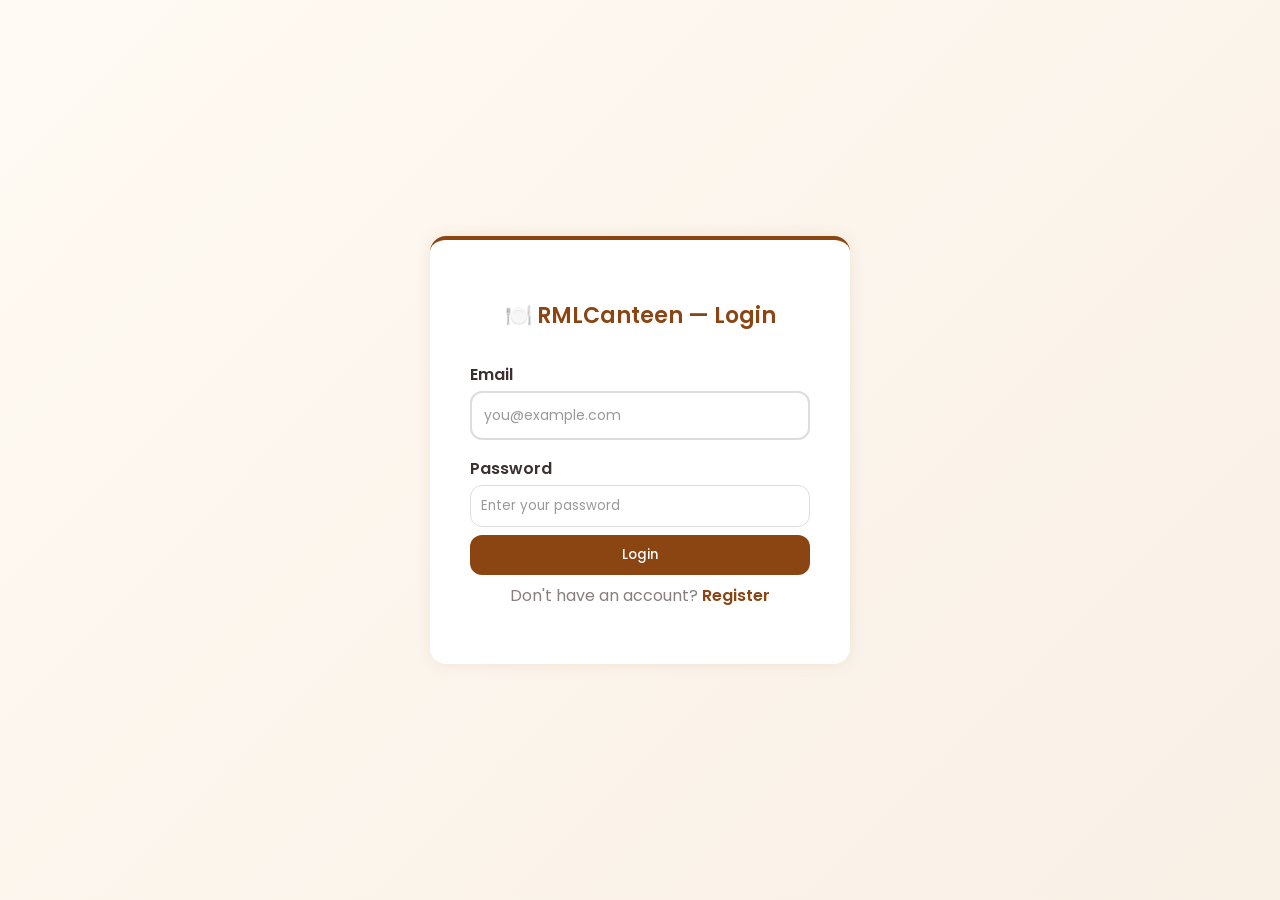
<file: templates/index.html>
<!doctype html>
<html lang="en">
<head>
  <meta charset="utf-8">
  <meta name="viewport" content="width=device-width,initial-scale=1">
  <title>CanteenOS — Login</title>
  <link rel="stylesheet" href="/static/style.css">
  <link rel="stylesheet" href="/static/auth.css">
</head>
<body>
  <div class="auth-wrap">
    <div class="auth-card card">
      <h2 class="headline center">🍽️ RMLCanteen — Login</h2>

      <label class="input-label">Email</label>
      <input type="email" id="loginEmail" placeholder="you@example.com" required>

      <label class="input-label">Password</label>
      <input type="password" id="loginPass" placeholder="Enter your password" required>

      <button class="btn mt-8" onclick="handleLogin()">Login</button>

      <p class="center mt-8 muted">
        Don't have an account? <a href="register.html" class="link">Register</a>
      </p>
    </div>
  </div>

  <script src="/static/script.js"></script>
  <script>
    // if already logged in -> redirect to appropriate page
    (function(){
      const cur = getCurrent();
      if(cur && cur.role === 'admin') location.href='admin.html';
      if(cur && cur.role === 'user') location.href='order.html';
    })();

    function togglePassword(id){
      const el = document.getElementById(id);
      el.type = el.type === 'password' ? 'text' : 'password';
    }

    function handleLogin(){
      // delegates to script.js login function
      loginUser();
    }
  </script>
</body>
</html>
</file>
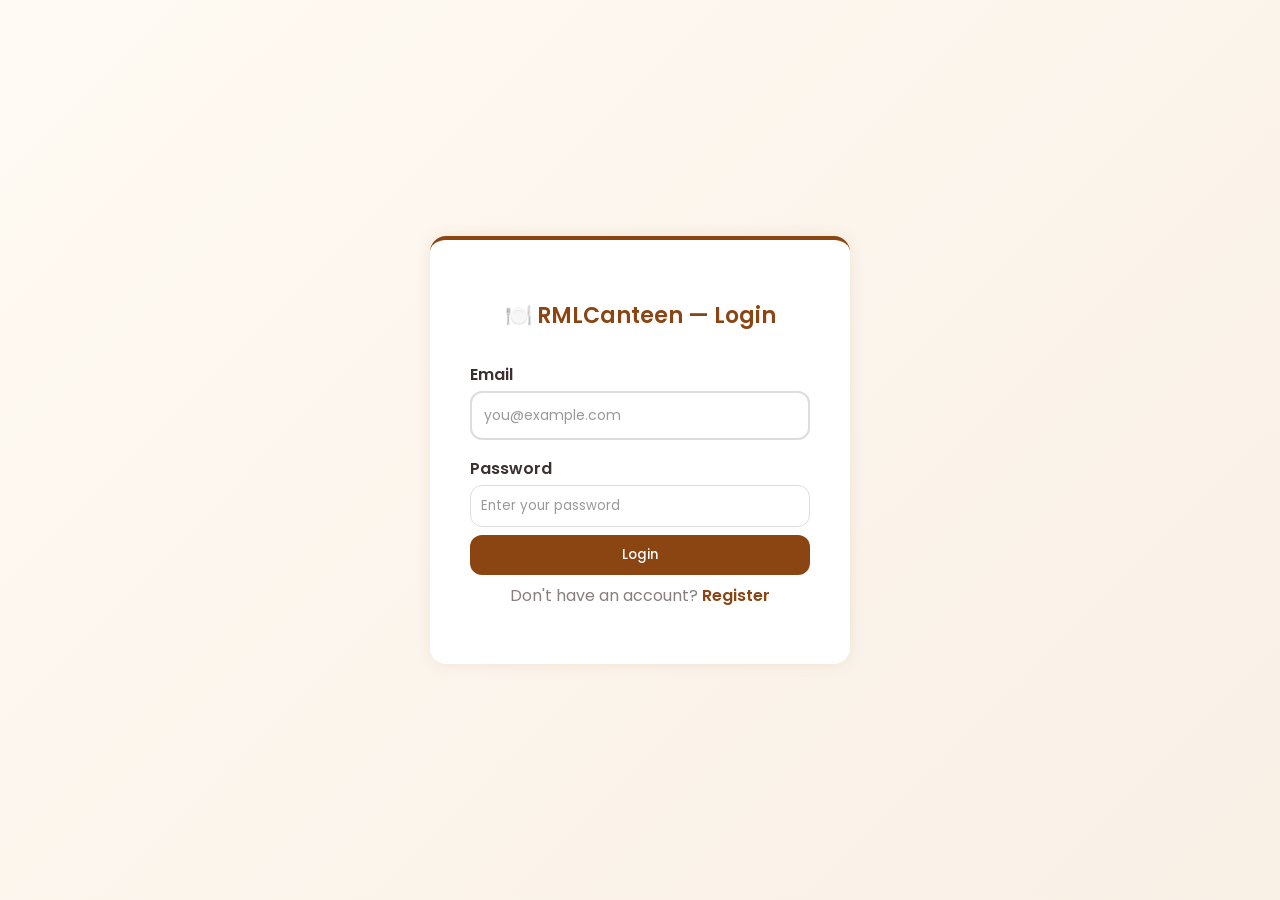
<file: templates/admin.html>
<!doctype html>
<html lang="en">
<head>
  <meta charset="utf-8">
  <meta name="viewport" content="width=device-width, initial-scale=1">
  <title>Admin Dashboard — RMLCanteen</title>
  <link rel="stylesheet" href="/static/style.css">
  <link rel="stylesheet" href="/static/admin.css">
</head>
<body>
  <header class="topbar">
    <div class="brand">🍽️ RMLCanteen Admin</div>
    <nav class="nav">
      <a href="#" onclick="logoutUser()">🚪 Logout</a>
    </nav>
  </header>

  <main>
    <!-- Statistics Dashboard -->
    <div class="stats-grid" id="statsGrid"></div>

    <div class="content-card">
      <div class="tab-buttons">
        <button id="tabOrders" class="active" onclick="switchTab('orders')">
          📦 Orders <span class="tab-badge" id="ordersBadge">0</span>
        </button>
        <button id="tabMenu" onclick="switchTab('menu')">
          🍽️ Menu Management
        </button>
      </div>

      <!-- ORDER STATUS UPDATE TAB -->
      <section id="ordersSection" class="tab-content active">
        <h2>📦 Order Management</h2>
        
        <!-- Filter Bar -->
        <div class="filter-bar">
          <input 
            type="text" 
            class="search-input" 
            id="searchInput" 
            placeholder="🔍 Search by name, contact, or order ID..." 
            oninput="filterOrders()"
          >
          <select class="filter-select" id="statusFilter" onchange="filterOrders()">
            <option value="all">All Status</option>
            <option value="Pending">Pending</option>
            <option value="Preparing">Preparing</option>
            <option value="Out for Delivery">Out for Delivery</option>
            <option value="Delivered">Delivered</option>
          </select>
          <button class="btn small print" onclick="printOrders()">🖨️ Print</button>
        </div>

        <div id="ordersList"></div>
      </section>

      <!-- MENU TAB -->
      <section id="menuSection" class="tab-content">
        <h2>🍽️ Menu Availability Management</h2>
        <p style="color: var(--text); margin-bottom: 20px;">
          Manage which items are currently available or sold out. Changes will be reflected immediately for customers.
        </p>
        <div id="adminMenuList"></div>
        <button class="btn" style="margin-top:20px;" onclick="resetAllSoldOut()">
          ✅ Restore All Items to Available
        </button>
      </section>
    </div>
  </main>

  <script src="/static/script.js"></script>
  <script>
    // Global state for filtering
    let allOrders = [];
    let filteredOrders = [];

    /* -------- Statistics Dashboard -------- */
    async function renderStats() {
      const orders = allOrders;
      const stats = {
        total: orders.length,
        pending: orders.filter(o => o.status === 'Pending').length,
        preparing: orders.filter(o => o.status === 'Preparing').length,
        delivery: orders.filter(o => o.status === 'Out for Delivery').length,
        delivered: orders.filter(o => o.status === 'Delivered').length,
        revenue: orders.reduce((sum, o) => sum + Number(o.total || 0), 0)
      };

      const statsGrid = document.getElementById('statsGrid');
      if (!statsGrid) return;

      statsGrid.innerHTML = `
        <div class="stat-card total">
          <div class="stat-label">📊 Total Orders</div>
          <div class="stat-number">${stats.total}</div>
        </div>
        <div class="stat-card pending">
          <div class="stat-label">⏳ Pending</div>
          <div class="stat-number">${stats.pending}</div>
        </div>
        <div class="stat-card preparing">
          <div class="stat-label">👨‍🍳 Preparing</div>
          <div class="stat-number">${stats.preparing}</div>
        </div>
        <div class="stat-card delivery">
          <div class="stat-label">🚚 Out for Delivery</div>
          <div class="stat-number">${stats.delivery}</div>
        </div>
        <div class="stat-card delivered">
          <div class="stat-label">✅ Delivered</div>
          <div class="stat-number">${stats.delivered}</div>
        </div>
        <div class="stat-card total">
          <div class="stat-label">💰 Total Revenue</div>
          <div class="stat-number">₱${stats.revenue.toFixed(2)}</div>
        </div>
      `;

      // Update badge
      const badge = document.getElementById('ordersBadge');
      if (badge) badge.textContent = stats.total;
    }

    /* -------- Tab Switching -------- */
    function switchTab(tab) {
      document.getElementById('tabOrders').classList.remove('active');
      document.getElementById('tabMenu').classList.remove('active');
      document.getElementById('ordersSection').classList.remove('active');
      document.getElementById('menuSection').classList.remove('active');

      if (tab === 'orders') {
        document.getElementById('tabOrders').classList.add('active');
        document.getElementById('ordersSection').classList.add('active');
        renderAdminOrders();
      } else {
        document.getElementById('tabMenu').classList.add('active');
        document.getElementById('menuSection').classList.add('active');
        renderAdminMenuList();
      }
    }

    /* -------- Render Orders (API) -------- */
    async function renderAdminOrders() {
      try {
        const response = await fetch('/orders');
        const orders = await response.json();
        allOrders = orders.reverse();
        filteredOrders = [...allOrders];
        renderStats();
        displayOrders();
      } catch(error) {
        console.error('Error loading orders:', error);
        document.getElementById('ordersList').innerHTML = '<p class="muted">Failed to load orders</p>';
      }
    }

    function displayOrders() {
      const container = document.getElementById('ordersList');
      if (!container) return;

      if (filteredOrders.length === 0) {
        const hasFilters = document.getElementById('searchInput')?.value || 
                          document.getElementById('statusFilter')?.value !== 'all';
        if (hasFilters) {
          container.innerHTML = `
            <div class="empty-state">
              <div class="empty-state-icon">🔍</div>
              <div class="empty-state-text">No orders match your search criteria</div>
            </div>
          `;
        } else {
          container.innerHTML = `
            <div class="empty-state">
              <div class="empty-state-icon">📦</div>
              <div class="empty-state-text">No orders yet</div>
            </div>
          `;
        }
        return;
      }

      container.innerHTML = filteredOrders.map((o, displayIdx) => {
        const actualIdx = allOrders.indexOf(o);
        let badgeClass = "";
        switch (o.status) {
          case "Pending": badgeClass = "status-pending"; break;
          case "Preparing": badgeClass = "status-preparing"; break;
          case "Out for Delivery": badgeClass = "status-delivery"; break;
          case "Delivered": badgeClass = "status-delivered"; break;
          default: badgeClass = "status-pending";
        }

        const buyerName = o.fullname || o.name || "N/A";
        const buyerContact = o.contact || o.number || "N/A";
        const buyerAddress = o.location || o.address || "N/A";
        const orderDate = new Date(o.created_at || Date.now()).toLocaleString('en-US', {
          month: 'short',
          day: 'numeric',
          year: 'numeric',
          hour: '2-digit',
          minute: '2-digit'
        });

        // Parse items if it's a string (from database)
        const items = typeof o.items === 'string' ? JSON.parse(o.items) : o.items;

        return `
          <div class="order-card" data-order-id="${o.id}">
            <div class="order-header">
              <div>
                <div class="order-id">Order #${o.id}</div>
                <div class="order-date">${orderDate}</div>
              </div>
              <span class="status-badge ${badgeClass}">${o.status}</span>
            </div>

            <div class="buyer-info">
              <p><strong>👤 Customer:</strong> ${buyerName}</p>
              <p><strong>📞 Contact:</strong> ${buyerContact}</p>
              <p><strong>📍 Address:</strong> ${buyerAddress}</p>
            </div>

            <div class="order-items">
              <strong>📋 Items:</strong><br>
              ${items.map(it => `• ${it.name} × ${it.qty} (₱${(Number(it.price) * Number(it.qty)).toFixed(2)})`).join('<br>')}
            </div>

            <div class="order-total">
              💰 Total: ₱${Number(o.total).toFixed(2)}
            </div>

            <div class="status-buttons">
              <select class="status-select" onchange="updateOrderStatus(${o.id}, this.value)">
                <option disabled ${!o.status ? 'selected' : ''}>Change Status</option>
                <option value="Pending" ${o.status === 'Pending' ? 'selected' : ''}>⏳ Pending</option>
                <option value="Preparing" ${o.status === 'Preparing' ? 'selected' : ''}>👨‍🍳 Preparing</option>
                <option value="Out for Delivery" ${o.status === 'Out for Delivery' ? 'selected' : ''}>🚚 Out for Delivery</option>
                <option value="Delivered" ${o.status === 'Delivered' ? 'selected' : ''}>✅ Delivered</option>
              </select>
              <button class="btn small print" onclick="printSingleOrder(${o.id})">🖨️ Print</button>
              <button class="btn delete small" onclick="deleteOrder(${o.id})">🗑️ Delete</button>
            </div>
          </div>
        `;
      }).join('');
    }

    /* -------- Filter Orders -------- */
    function filterOrders() {
      const searchTerm = document.getElementById('searchInput')?.value.toLowerCase() || '';
      const statusFilter = document.getElementById('statusFilter')?.value || 'all';

      filteredOrders = allOrders.filter(o => {
        const buyerName = (o.fullname || o.name || '').toLowerCase();
        const buyerContact = (o.contact || o.number || '').toLowerCase();
        const orderId = (o.id || '').toLowerCase();
        
        const matchesSearch = !searchTerm || 
          buyerName.includes(searchTerm) || 
          buyerContact.includes(searchTerm) ||
          orderId.includes(searchTerm);
        
        const matchesStatus = statusFilter === 'all' || o.status === statusFilter;

        return matchesSearch && matchesStatus;
      });

      displayOrders();
    }

    /* -------- Update Status (API) -------- */
    async function updateOrderStatus(orderId, status) {
      if (!confirm(`Change order status to "${status}"?`)) return;
      
      try {
        const response = await fetch(`/orders/${orderId}`, {
          method: 'PUT',
          headers: { 'Content-Type': 'application/json' },
          body: JSON.stringify({ status: status })
        });

        if (response.ok) {
          alert('✅ Order status updated!');
          await renderAdminOrders();
          filterOrders();
        } else {
          alert('Failed to update order status');
        }
      } catch(error) {
        console.error('Error updating order:', error);
        alert('Failed to update order status');
      }
    }

    /* -------- Delete Order (Note: API endpoint not implemented yet) -------- */
    async function deleteOrder(orderId) {
      if (!confirm(`⚠️ Are you sure you want to delete Order #${orderId}?\n\nThis action cannot be undone.`)) return;
      
      alert('Delete order functionality coming soon!');
      // TODO: Implement DELETE /orders/{id} endpoint in server.py
    }

    /* -------- Print Functions -------- */
    function printOrders() {
      if (filteredOrders.length === 0) {
        alert('No orders to print');
        return;
      }
      window.print();
    }

    function printSingleOrder(orderId) {
      const order = allOrders.find(o => o.id === orderId);
      if (!order) return;
      
      const buyerName = order.fullname || order.name || "N/A";
      const buyerContact = order.contact || order.number || "N/A";
      const buyerAddress = order.location || order.address || "N/A";
      const items = typeof order.items === 'string' ? JSON.parse(order.items) : order.items;
      
      const printWindow = window.open('', '_blank');
      printWindow.document.write(`
        <!DOCTYPE html>
        <html>
        <head>
          <title>Order #${order.id} - RMLCanteen</title>
          <style>
            body { font-family: Arial, sans-serif; padding: 20px; }
            h1 { color: #8B4513; }
            .info { margin: 10px 0; }
            .items { margin: 20px 0; border-top: 2px solid #ccc; padding-top: 10px; }
            .total { font-size: 1.2em; font-weight: bold; margin-top: 20px; }
          </style>
        </head>
        <body>
          <h1>🍽️ RMLCanteen - Order Receipt</h1>
          <div class="info"><strong>Order #:</strong> ${order.id}</div>
          <div class="info"><strong>Date:</strong> ${new Date(order.created_at || Date.now()).toLocaleString()}</div>
          <div class="info"><strong>Status:</strong> ${order.status}</div>
          <hr>
          <h3>Customer Information</h3>
          <div class="info"><strong>Name:</strong> ${buyerName}</div>
          <div class="info"><strong>Contact:</strong> ${buyerContact}</div>
          <div class="info"><strong>Address:</strong> ${buyerAddress}</div>
          <div class="items">
            <h3>Order Items</h3>
            ${items.map(it => `<div>• ${it.name} × ${it.qty} - ₱${(Number(it.price) * Number(it.qty)).toFixed(2)}</div>`).join('')}
          </div>
          <div class="total">Total Amount: ₱${Number(order.total).toFixed(2)}</div>
        </body>
        </html>
      `);
      printWindow.document.close();
      printWindow.print();
    }

    /* -------- Restore Menu -------- */
    function resetAllSoldOut() {
      if (confirm('🔄 Restore all menu items to available?\n\nThis will make all items purchasable again.')) {
        saveSoldOutItems([]);
        renderAdminMenuList();
        alert('✅ All items are now available!');
      }
    }

    /* -------- Initialize -------- */
    window.addEventListener('DOMContentLoaded', () => {
      ensureLoggedIn('admin');
      renderStats();
      renderAdminOrders();
    });
  </script>
</body>
</html>
</file>
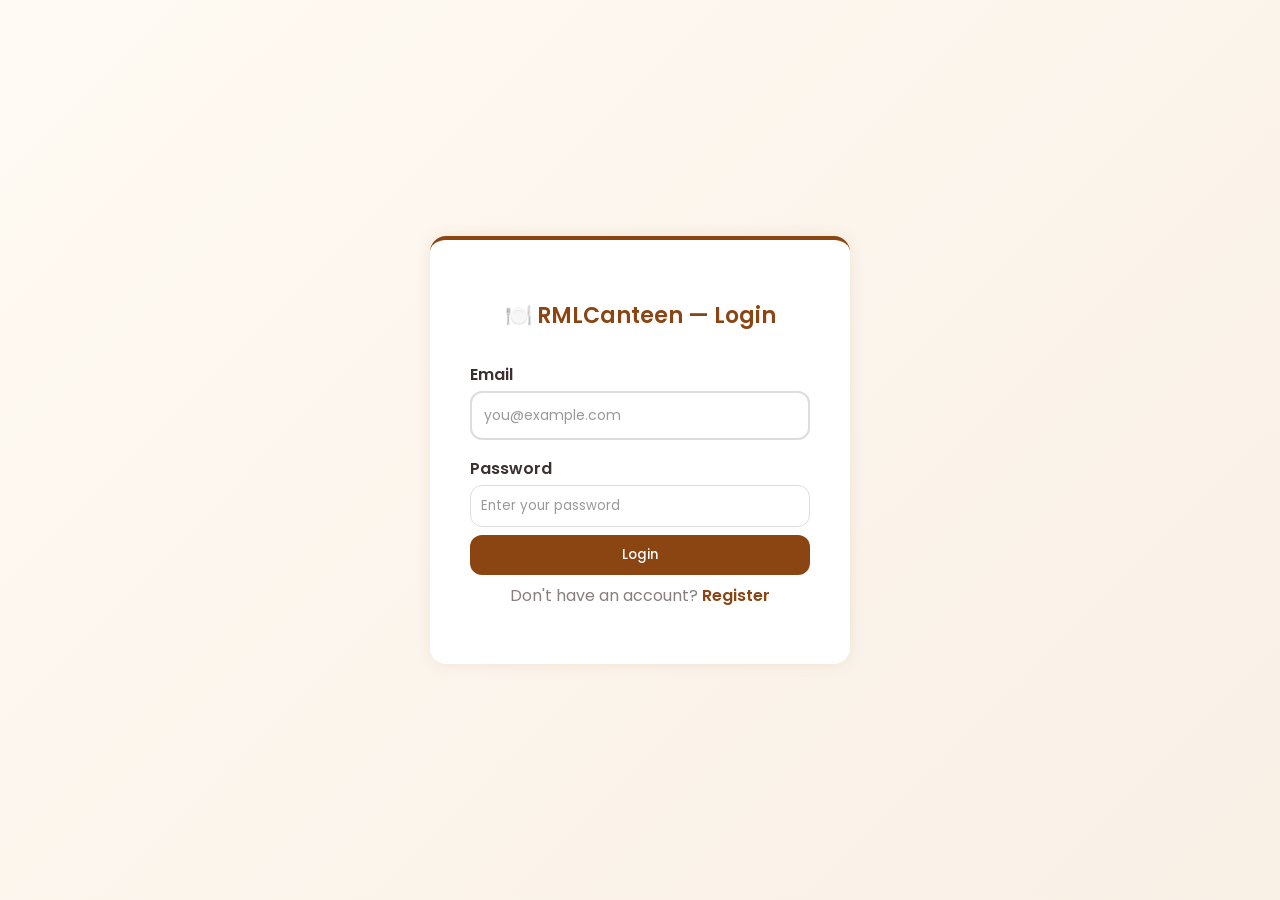
<file: templates/adminmenu.html>
<!doctype html>
<html lang="en">
<head>
  <meta charset="utf-8">
  <meta name="viewport" content="width=device-width, initial-scale=1">
  <title>Admin Dashboard — RMLCanteen</title>
  <link rel="stylesheet" href="/static/style.css">
  <link rel="stylesheet" href="/static/adminmenu.css">
</head>
<body>
  <header class="topbar">
    <div class="brand">🧾 Admin Dashboard</div>
    <nav class="nav">
      <a href="#" onclick="logoutUser()">Logout</a>
    </nav>
  </header>

  <main class="container">
    <div class="tab-buttons">
      <button id="tabOrders" class="active" onclick="switchTab('orders')">📦 Orders</button>
      <button id="tabMenu" onclick="switchTab('menu')">🍽️ Menu (Sold Out / Available)</button>
    </div>

    <!-- Orders Dashboard -->
    <section id="ordersSection" class="tab-content active">
      <h2>Pending / Completed Orders</h2>
      <div id="ordersList" class="orders-list"></div>
    </section>

    <!-- Menu Dashboard -->
    <section id="menuSection" class="tab-content">
      <h2>Menu Availability</h2>
      <div id="adminMenuList"></div>
      <button class="btn ghost" style="margin-top:20px;" onclick="resetAllSoldOut()">Restore All to Available</button>
    </section>
  </main>

  <script src="/static/script.js"></script>
  <script>
    // --- Tab Switcher ---
    function switchTab(tab) {
      document.getElementById('tabOrders').classList.remove('active');
      document.getElementById('tabMenu').classList.remove('active');
      document.getElementById('ordersSection').classList.remove('active');
      document.getElementById('menuSection').classList.remove('active');

      if (tab === 'orders') {
        document.getElementById('tabOrders').classList.add('active');
        document.getElementById('ordersSection').classList.add('active');
        renderAdminOrders();
      } else {
        document.getElementById('tabMenu').classList.add('active');
        document.getElementById('menuSection').classList.add('active');
        renderAdminMenuList();
      }
    }

    // --- Restore all items ---
    function resetAllSoldOut(){
      if(confirm('Restore all menu items to available?')){
        saveSoldOutItems([]);
        renderAdminMenuList();
        alert('✅ All items are now available!');
      }
    }

    window.addEventListener('DOMContentLoaded', () => {
      ensureLoggedIn('admin');
      renderAdminOrders();
    });
  </script>
</body>
</html>
</file>
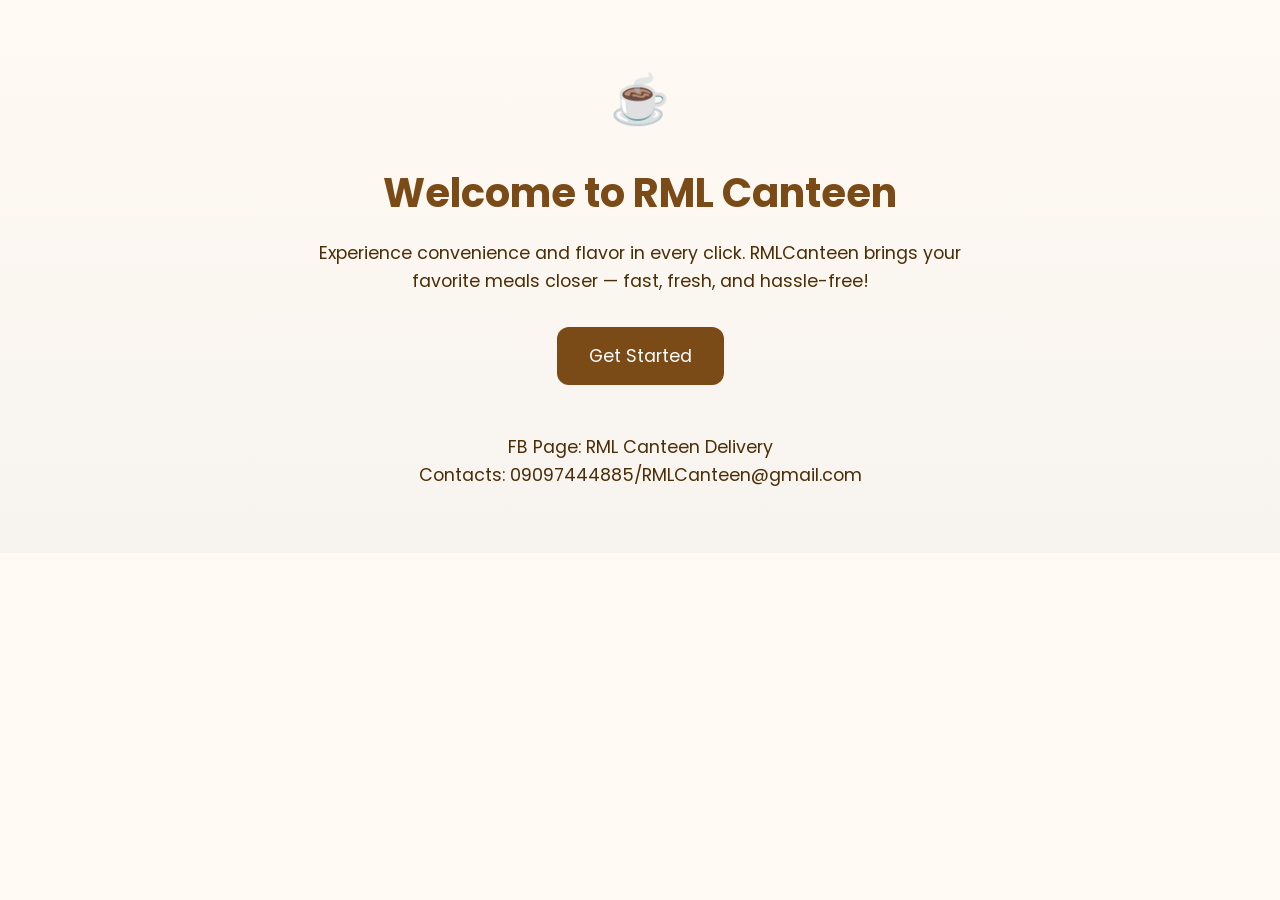
<file: templates/home.html>
<!DOCTYPE html>
<html lang="en">
<head>
  <meta charset="UTF-8" />
  <meta name="viewport" content="width=device-width, initial-scale=1.0" />
  <title>Café Canteen | Home</title>
  <link rel="stylesheet" href="/static/style.css" />
  <link rel="stylesheet" href="/static/home.css" />
</head>
<body>
  <div class="home-container fade-in">
    <div class="coffee-emoji">☕</div>
    <h1>Welcome to RML Canteen</h1>
    <p>
      Experience convenience and flavor in every click.
RMLCanteen brings your favorite meals closer — fast, fresh, and hassle-free!
    </p>
    <button class="home-btn" onclick="window.location.href='index.html'">Get Started</button>

    <footer>
      <p>FB Page: RML Canteen Delivery</p>
      <p>Contacts: 09097444885/RMLCanteen@gmail.com</p>
    </footer>
  </div>
</body>
</html>
</file>
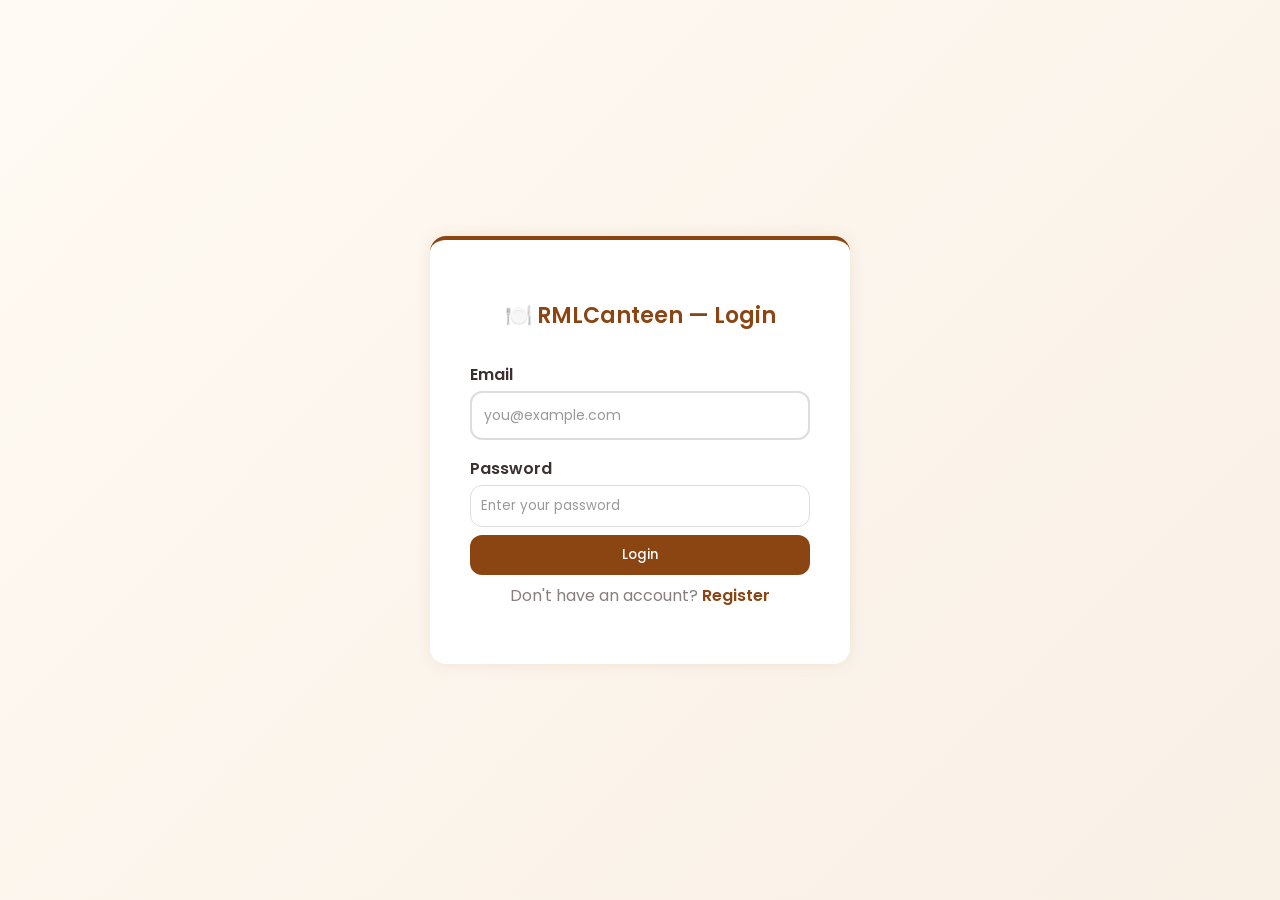
<file: templates/order.html>
<!doctype html>
<html lang="en">
<head>
  <meta charset="utf-8">
  <meta name="viewport" content="width=device-width,initial-scale=1">
  <title>RMLCanteen — Order</title>
  <link rel="stylesheet" href="/static/style.css">
  <link rel="stylesheet" href="/static/order.css">
</head>
<body>
  <header class="topbar">
    <div class="brand">🍽️ RMLCanteen</div>
    <nav class="nav">
      <a href="order.html" class="active">Menu</a>
      <a href="orders.html">My Orders</a>
      <a href="profile.html">Profile</a>
      <a href="#" onclick="logoutUser()">Logout</a>
    </nav>
  </header>

  <main class="container">
    <section class="menu-section">
      <h2 class="headline">Menu</h2>

      <div class="card">
        <h4>🍛 Student Budget Meals</h4>
        <div id="budgetContainer" class="items-grid"></div>

        <h4 style="margin-top:16px;">🍔 Foods</h4>
        <div id="foodsContainer" class="items-grid"></div>

        <h4 style="margin-top:16px;">🥤 Drinks</h4>
        <div id="drinksContainer" class="items-grid"></div>
      </div>
    </section>

    <section class="cart-section card">
      <h3>🛒 Cart</h3>
      <div id="cartList" class="cart-list"></div>

      <div class="cart-total">
        <div>Subtotal: ₱<span id="subtotal">0.00</span></div>
        <div>Delivery Fee: ₱<span id="deliveryFee">10.00</span></div>
        <div style="margin-top:8px;font-weight:700;">Grand Total: ₱<span id="grandTotal">0.00</span></div>
      </div>

      <h4 style="margin-top:12px;">Delivery Details</h4>
      <label class="input-label">Full Name</label>
      <input id="delName" type="text" placeholder="Full name">

      <label class="input-label">Contact Number</label>
      <input id="delContact" type="text" placeholder="09XXXXXXXXX">

      <label class="input-label">Address / Location</label>
      <textarea id="delAddress" placeholder="Block, Building, Street, Barangay"></textarea>

      <div style="margin-top:10px;display:flex;gap:10px;">
        <button class="btn" onclick="showConfirmBox()">Confirm Order</button>
        <button class="btn ghost" onclick="clearCart()">Clear Cart</button>
      </div>
    </section>
  </main>

  <script src="/static/script.js"></script>
  <script>
    window.addEventListener('DOMContentLoaded', () => {
      ensureLoggedIn('user');
      loadMenuToPage();
      renderCart();
    });

    function showConfirmBox(){
      const name = document.getElementById('delName').value.trim();
      const contact = document.getElementById('delContact').value.trim();
      const address = document.getElementById('delAddress').value.trim();
      const cart = getCart();
      if(cart.length === 0) return alert('Cart is empty.');
      if(!name || !contact || !address) return alert('Please fill in all delivery details.');
      const subtotal = calcSubtotal();
      const grand = subtotal + DELIVERY_FEE;
      if(!confirm(`Confirm order?\n\nName: ${name}\nContact: ${contact}\nAddress: ${address}\n\nSubtotal: ₱${subtotal.toFixed(2)}\nDelivery: ₱${DELIVERY_FEE.toFixed(2)}\nGrand Total: ₱${grand.toFixed(2)}\n\nPlace order now?`)) return;
      placeOrder(name, contact, address);
    }
  </script>
</body>
</html>
</file>
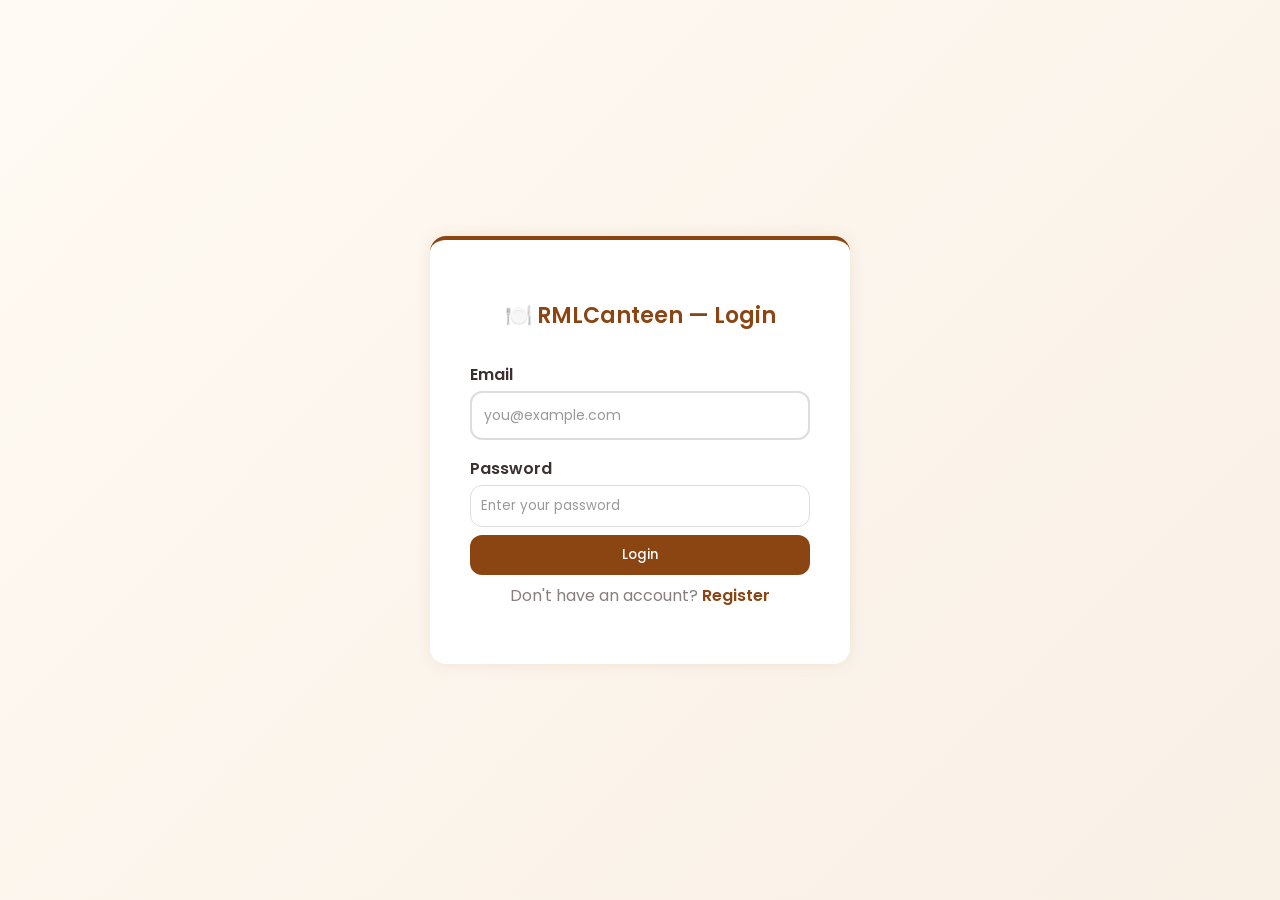
<file: templates/profile.html>
<!doctype html>
<html lang="en">
<head>
  <meta charset="utf-8">
  <meta name="viewport" content="width=device-width,initial-scale=1">
  <title>RMLCanteen — Profile</title>
  <link rel="stylesheet" href="/static/style.css">
  <link rel="stylesheet" href="/static/profile.css">
</head>
<body>
  <header class="topbar">
    <div class="brand">🍽️ RMLCanteen</div>
    <nav class="nav">
      <a href="order.html">Menu</a>
      <a href="orders.html">My Orders</a>
      <a href="profile.html" class="active">Profile</a>
      <a href="#" onclick="logoutUser()">Logout</a>
    </nav>
  </header>

  <main class="container">
    <h2 class="headline">My Profile</h2>

    <section class="card">
      <label class="input-label">Full name</label>
      <input id="profileName" type="text">

      <label class="input-label">Email (readonly)</label>
      <input id="profileEmail" type="email" readonly>

      <label class="input-label">New Password (leave blank to keep current)</label>
      <input id="profilePass" type="password" placeholder="New password">

      <div style="margin-top:10px">
        <button class="btn" onclick="saveProfile()">Save</button>
      </div>
    </section>
  </main>

  <script src="/static/script.js"></script>
  <script>
    window.addEventListener('DOMContentLoaded', () => {
      ensureLoggedIn();
      loadProfilePage();
    });
  </script>
</body>
</html>
</file>
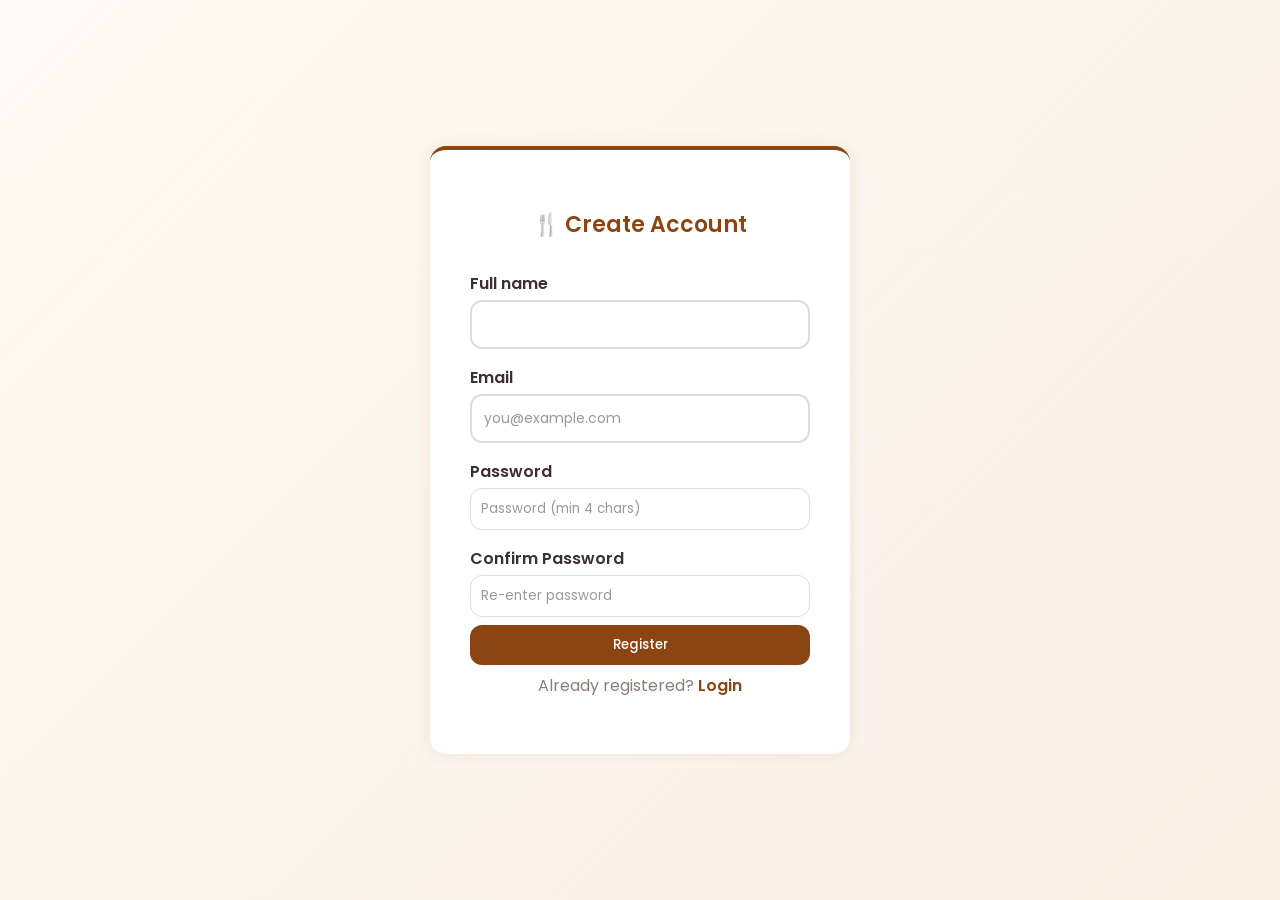
<file: templates/register.html>
<!doctype html>
<html lang="en">
<head>
  <meta charset="utf-8">
  <meta name="viewport" content="width=device-width,initial-scale=1">
  <title>RMLCanteen — Register</title>
  <link rel="stylesheet" href="/static/style.css">
  <link rel="stylesheet" href="/static/auth.css">
</head>
<body>
  <div class="auth-wrap">
    <div class="auth-card card">
      <h2 class="headline center">🍴 Create Account</h2>

      <label class="input-label">Full name</label>
      <input id="regName" type="text" placeholder="">

      <label class="input-label">Email</label>
      <input id="regEmail" type="email" placeholder="you@example.com">

      <label class="input-label">Password</label>
      <input id="regPass" type="password" placeholder="Password (min 4 chars)">

      <label class="input-label">Confirm Password</label>
      <input id="regConfirmPass" type="password" placeholder="Re-enter password">

      <button class="btn mt-8" onclick="registerUser()">Register</button>

      <p class="center mt-8 muted">
        Already registered? <a href="index.html" class="link">Login</a>
      </p>
    </div>
  </div>

  <script src="/static/script.js"></script>
  <script>
    function togglePassword(id){
      const el = document.getElementById(id);
      el.type = el.type === 'password' ? 'text' : 'password';
    }
  </script>
</body>
</html>
</file>
<file: static/style.css>
/* ===== CanteenOS Brown & White Theme ===== */
@import url('https://fonts.googleapis.com/css2?family=Poppins:wght@400;600&display=swap');

:root {
  --bg: #fffaf3;
  --card: #ffffff;
  --primary: #8b4513; /* warm brown */
  --accent: #d4a373; /* soft beige accent */
  --text: #3b2f2f;
  --muted: #8b7d7b;
  --radius: 12px;
  --shadow: 0 0 15px rgba(139, 69, 19, 0.1);
  --delivery-fee: 10;
}

* { box-sizing: border-box; font-family: "Poppins", sans-serif; }
body { background: var(--bg); color: var(--text); margin: 0; min-height: 100vh; display:flex; flex-direction:column; }

.topbar {
  background: var(--card); padding: 12px 24px; display:flex; justify-content:space-between; align-items:center;
  box-shadow: var(--shadow); position: sticky; top: 0; z-index:100;
}
.brand { font-weight:600; font-size:20px; color: var(--primary); }
.nav a { margin-left:18px; text-decoration:none; color:var(--text); transition:0.2s; font-weight:500; }
.nav a:hover, .nav a.active { color:var(--primary); text-shadow: 0 0 6px rgba(212,163,115,0.35); }

.container { flex:1; padding:24px; max-width:900px; margin:0 auto; }
.headline { font-size:22px; font-weight:600; margin-bottom:16px; color:var(--primary); }
.card { background:var(--card); padding:20px; border-radius:var(--radius); box-shadow:var(--shadow); margin-bottom:16px; }

.btn { background:var(--primary); color:#fff; border:none; border-radius:var(--radius); padding:10px 16px; cursor:pointer; transition:0.2s; font-weight:500; }
.btn:hover { background:#a0522d; box-shadow:0 0 10px rgba(139,69,19,0.4); transform:translateY(-1px); }
.btn.small { padding:6px 10px; font-size:13px; }
.btn.ghost { background:transparent; border:1px solid var(--muted); color:var(--muted); }

.input-label { display:block; margin:10px 0 4px; font-weight:500; }
input[type="text"], input[type="email"], input[type="password"], textarea { width:100%; padding:10px; border:1px solid #ddd; border-radius:var(--radius); outline:none; transition:0.2s; }
input:focus, textarea:focus { border-color:var(--accent); box-shadow: 0 0 8px rgba(212,163,115,0.4); }

.tabs { display:flex; gap:10px; margin-bottom:16px; }
.tab-btn { flex:1; background:var(--card); border:1px solid #ddd; padding:10px; cursor:pointer; border-radius:var(--radius); transition:0.2s; }
.tab-btn.active { background:var(--primary); color:#fff; box-shadow:0 0 10px rgba(139,69,19,0.4); }

.items-grid { display:grid; gap:12px; grid-template-columns: repeat(auto-fit, minmax(180px, 1fr)); }
.item { background:var(--card); padding:16px; border-radius:var(--radius); box-shadow:var(--shadow); text-align:center; transition:0.2s; }
.item:hover { transform:scale(1.03); box-shadow:0 0 12px rgba(139,69,19,0.2); }
.item h4 { margin:4px 0; }
.item.special { border-left:4px solid var(--primary); background:#fff6ec; }

.cart-section { margin-top:28px; background:var(--card); padding:20px; border-radius:var(--radius); box-shadow:var(--shadow); }
.cart-list { border:1px solid #eee; border-radius:var(--radius); padding:10px; margin-bottom:10px; }
.cart-item { display:flex; justify-content:space-between; align-items:center; padding:6px 0; border-bottom:1px solid #eee; }
.cart-item:last-child { border-bottom:none; }
.cart-item button { background:none; border:none; color:var(--primary); cursor:pointer; }

.cart-total { font-size:16px; font-weight:600; text-align:right; margin-bottom:10px; }

.orders-list { display:flex; flex-direction:column; gap:16px; }
.order-card { background:var(--card); padding:16px; border-radius:var(--radius); box-shadow:var(--shadow); }
.order-status { font-weight:600; color:var(--primary); }
.status-btn { background:var(--accent); border:none; border-radius:var(--radius); padding:6px 10px; color:#fff; cursor:pointer; }

.muted { color:var(--muted); }
.center { text-align:center; }
.mt-8 { margin-top:8px; }

.foot { padding:14px; text-align:center; font-size:13px; color:var(--muted); background:#fff8f0; border-top:1px solid #f2e5d5; }

/* Auth */
.auth-wrap { display:flex; flex-direction:column; justify-content:center; align-items:center; min-height:100vh; background:var(--bg); }
.auth-card { max-width:360px; width:100%; background:var(--card); box-shadow:var(--shadow); }
.password-row { display:flex; gap:8px; align-items:center; }
.link { color:var(--primary); text-decoration:none; }
.link:hover { text-decoration:underline; }

/* responsive */
@media (max-width:760px){
  .items-grid { grid-template-columns: repeat(1, 1fr); }
  .topbar { flex-direction:column; gap:8px; align-items:flex-start; }
}
/* Admin menu row & sold out visuals */
.menu-list .card { padding: 12px; }
.item-row { display:flex; gap:12px; align-items:center; justify-content:space-between; padding:8px 6px; border-bottom:1px dashed #f0e7dd; }
.item-row span:first-child { flex:1; color:var(--text); font-weight:600; }
.item-row .price { width:90px; text-align:right; color:var(--muted); font-weight:500; }
.item.sold { opacity:0.6; filter:grayscale(0.08); }
.sold-label { color:#c0392b; font-weight:700; margin-top:6px; }
.qty { width:70px;padding:6px;border-radius:8px;border:1px solid #ddd; }
</file>
<file: static/auth.css>
/* ===== Authentication Pages Styles (Login & Register) ===== */

.auth-wrap {
  display: flex;
  flex-direction: column;
  justify-content: center;
  align-items: center;
  min-height: 100vh;
  background: var(--bg);
  background: linear-gradient(135deg, #fffaf3 0%, #f9f0e6 100%);
}

.auth-card {
  max-width: 420px;
  width: 100%;
  background: var(--card);
  box-shadow: var(--shadow);
  padding: 40px;
  margin: 20px;
  border-radius: 16px;
  border-top: 4px solid var(--primary);
}

.auth-card h2 {
  margin-bottom: 30px;
}

.password-row {
  display: flex;
  gap: 8px;
  align-items: center;
  width: 100%;
}

.password-row input {
  flex: 1;
  color: #3b2f2f !important;
  background: #ffffff !important;
  border: 2px solid #ddd !important;
  padding: 12px 15px !important;
  font-size: 14px !important;
  border-radius: 12px !important;
  min-height: 44px;
  box-sizing: border-box;
}

.password-row input:focus {
  border-color: #d4a373 !important;
  box-shadow: 0 0 8px rgba(212,163,115,0.4) !important;
  outline: none;
}

.password-row button {
  padding: 8px 10px;
  min-width: 40px;
  width: 40px;
  height: 40px;
  flex-shrink: 0;
  display: flex;
  align-items: center;
  justify-content: center;
  background: #8b4513;
  color: white;
  border: none;
  border-radius: 8px;
  cursor: pointer;
  transition: 0.3s;
  font-size: 14px;
}

.password-row button:hover {
  background: #a0522d;
  transform: translateY(-1px);
  box-shadow: 0 2px 4px rgba(0,0,0,0.2);
}

.password-row button:active {
  transform: translateY(0);
}

.link {
  color: var(--primary);
  text-decoration: none;
  font-weight: 600;
  transition: 0.2s;
}

.link:hover {
  text-decoration: underline;
  color: #a0522d;
}

/* Auth page specific spacing */
.auth-card .input-label {
  margin-top: 16px;
  color: #3b2f2f;
  font-weight: 600;
}

.auth-card .btn {
  width: 100%;
}

/* Better input styling for auth pages */
.auth-card input[type="text"],
.auth-card input[type="email"] {
  color: #3b2f2f !important;
  background: #ffffff !important;
  border: 2px solid #ddd !important;
  padding: 12px !important;
  font-size: 14px !important;
  border-radius: 12px !important;
  width: 100%;
  box-sizing: border-box;
}

.auth-card input[type="text"]:focus,
.auth-card input[type="email"]:focus {
  border-color: #d4a373 !important;
  box-shadow: 0 0 8px rgba(212,163,115,0.4) !important;
}

.auth-card input::placeholder {
  color: #999;
  opacity: 1;
}

/* Responsive */
@media (max-width: 480px) {
  .auth-card {
    padding: 30px 20px;
    margin: 10px;
  }
  
  .auth-card h2 {
    font-size: 1.3rem;
  }
}
</file>
<file: static/admin.css>
/* ===== Admin Dashboard Styles ===== */
@import url('https://fonts.googleapis.com/css2?family=Poppins:wght@400;500;600;700&display=swap');

:root {
  --primary: #8B4513;
  --light: #fffdf9;
  --border: #d4c2a8;
  --text: #3e2f1c;
  --success: #4CAF50;
  --pending: #d7a24e;
  --preparing: #b87333;
  --delivery: #6b4f3a;
  --delivered: #3e8e41;
  --info: #3498db;
  --warning: #e67e22;
  --danger: #e74c3c;
}

body {
  font-family: "Poppins", sans-serif;
  background: var(--light);
  margin: 0;
  padding: 0;
  color: var(--text);
}

.topbar {
  background: var(--primary);
  color: #fff;
  display: flex;
  justify-content: space-between;
  align-items: center;
  padding: 15px 25px;
  box-shadow: 0 2px 8px rgba(0,0,0,0.1);
}

.brand { 
  font-weight: bold; 
  font-size: 1.2rem;
  display: flex;
  align-items: center;
  gap: 8px;
}

.nav a { 
  color: #fff; 
  text-decoration: none; 
  font-weight: 600;
  padding: 8px 16px;
  border-radius: 8px;
  transition: 0.3s;
}

.nav a:hover {
  background: rgba(255,255,255,0.2);
}

main {
  max-width: 1200px;
  margin: 30px auto;
  padding: 20px;
}

/* Stats Dashboard */
.stats-grid {
  display: grid;
  grid-template-columns: repeat(auto-fit, minmax(200px, 1fr));
  gap: 15px;
  margin-bottom: 25px;
}

.stat-card {
  background: #fff;
  padding: 20px;
  border-radius: 12px;
  box-shadow: 0 2px 8px rgba(0,0,0,0.08);
  text-align: center;
  transition: transform 0.2s;
}

.stat-card:hover {
  transform: translateY(-4px);
  box-shadow: 0 4px 12px rgba(0,0,0,0.12);
}

.stat-number {
  font-size: 2rem;
  font-weight: bold;
  margin: 8px 0;
}

.stat-label {
  color: var(--text);
  font-size: 0.9rem;
  font-weight: 500;
}

.stat-card.pending .stat-number { color: var(--pending); }
.stat-card.preparing .stat-number { color: var(--preparing); }
.stat-card.delivery .stat-number { color: var(--delivery); }
.stat-card.delivered .stat-number { color: var(--delivered); }
.stat-card.total .stat-number { color: var(--primary); }

/* Content Card */
.content-card {
  background: #fff;
  padding: 25px;
  border-radius: 14px;
  box-shadow: 0 4px 12px rgba(0,0,0,0.08);
}

h2 {
  color: var(--primary);
  font-size: 1.4rem;
  margin-bottom: 20px;
  display: flex;
  align-items: center;
  gap: 10px;
}

/* Tabs */
.tab-buttons {
  display: flex;
  gap: 10px;
  margin-bottom: 25px;
  flex-wrap: wrap;
}

.tab-buttons button {
  flex: 1;
  min-width: 150px;
  padding: 12px 16px;
  border: none;
  border-radius: 10px;
  background: #f5f5f5;
  cursor: pointer;
  font-weight: 600;
  transition: all 0.3s;
  position: relative;
}

.tab-buttons button:hover {
  background: #e8e8e8;
  transform: translateY(-2px);
}

.tab-buttons button.active {
  background: var(--primary);
  color: #fff;
  box-shadow: 0 4px 12px rgba(139, 69, 19, 0.3);
}

.tab-badge {
  display: inline-block;
  background: rgba(255,255,255,0.3);
  color: #fff;
  padding: 2px 8px;
  border-radius: 12px;
  font-size: 0.75rem;
  margin-left: 6px;
}

.tab-buttons button:not(.active) .tab-badge {
  background: var(--primary);
  color: #fff;
}

.tab-content { display: none; }
.tab-content.active { display: block; }

/* Search and Filter Bar */
.filter-bar {
  display: flex;
  gap: 10px;
  margin-bottom: 20px;
  flex-wrap: wrap;
  align-items: center;
}

.search-input {
  flex: 1;
  min-width: 200px;
  padding: 10px 15px;
  border: 2px solid var(--border);
  border-radius: 10px;
  font-size: 0.95rem;
  transition: 0.3s;
}

.search-input:focus {
  outline: none;
  border-color: var(--primary);
  box-shadow: 0 0 0 3px rgba(139, 69, 19, 0.1);
}

.filter-select {
  padding: 10px 15px;
  border: 2px solid var(--border);
  border-radius: 10px;
  font-weight: 500;
  background: #fff;
  cursor: pointer;
  transition: 0.3s;
}

.filter-select:focus {
  outline: none;
  border-color: var(--primary);
}

/* Order Cards */
.order-card {
  border: 2px solid var(--border);
  border-radius: 12px;
  padding: 18px;
  margin-bottom: 15px;
  background: var(--light);
  transition: all 0.3s;
}

.order-card:hover {
  transform: translateX(4px);
  box-shadow: 0 4px 12px rgba(0,0,0,0.1);
  border-color: var(--primary);
}

.order-header {
  display: flex;
  justify-content: space-between;
  align-items: center;
  font-weight: 600;
  color: var(--primary);
  margin-bottom: 12px;
}

.order-id {
  font-size: 1.1rem;
}

.order-date {
  font-size: 0.8rem;
  color: var(--text);
  opacity: 0.7;
  margin-top: 4px;
}

.order-items {
  margin-top: 12px;
  font-size: 0.9rem;
  color: var(--text);
  background: #fff;
  padding: 12px;
  border-radius: 8px;
  border-left: 3px solid var(--primary);
}

.status-badge {
  padding: 6px 12px;
  border-radius: 20px;
  color: #fff;
  font-size: 0.8rem;
  font-weight: bold;
  text-transform: uppercase;
  letter-spacing: 0.5px;
}

.status-pending { background: var(--pending); }
.status-preparing { background: var(--preparing); }
.status-delivery { background: var(--delivery); }
.status-delivered { background: var(--delivered); }

.btn {
  border: none;
  padding: 10px 16px;
  border-radius: 8px;
  background: var(--primary);
  color: #fff;
  cursor: pointer;
  font-weight: 500;
  transition: all 0.3s;
  font-size: 0.9rem;
}

.btn:hover { 
  opacity: 0.9;
  transform: translateY(-2px);
  box-shadow: 0 4px 8px rgba(0,0,0,0.2);
}

.btn:active {
  transform: translateY(0);
}

.btn.small { font-size: 0.85rem; padding: 8px 12px; }

.btn.ghost {
  background: #f5f5f5;
  color: #666;
  border: 1px solid #ddd;
}

.btn.ghost:hover {
  background: #e8e8e8;
}

.status-buttons {
  margin-top: 15px;
  display: flex;
  flex-wrap: wrap;
  gap: 8px;
  align-items: center;
}

select.status-select {
  padding: 8px 12px;
  border-radius: 8px;
  border: 2px solid var(--border);
  font-weight: 500;
  background: #fff;
  cursor: pointer;
  transition: 0.3s;
}

select.status-select:focus {
  outline: none;
  border-color: var(--primary);
}

.btn.delete {
  background: var(--danger);
}

.btn.print {
  background: var(--info);
}

.buyer-info {
  margin-top: 12px;
  font-size: 0.9rem;
  background: #fff;
  padding: 12px;
  border-radius: 8px;
  border-left: 4px solid var(--primary);
}

.buyer-info p {
  margin: 4px 0;
}

.buyer-info strong {
  color: var(--primary);
}

.order-total {
  margin-top: 12px;
  font-size: 1.1rem;
  font-weight: bold;
  color: var(--primary);
}

/* Empty State */
.empty-state {
  text-align: center;
  padding: 60px 20px;
  color: var(--text);
  opacity: 0.6;
}

.empty-state-icon {
  font-size: 4rem;
  margin-bottom: 16px;
}

.empty-state-text {
  font-size: 1.1rem;
  font-weight: 500;
}

/* Print Styles */
@media print {
  .topbar, .tab-buttons, .filter-bar, .status-buttons, .btn { display: none !important; }
  .order-card { page-break-inside: avoid; border: 1px solid #000; }
}

/* Responsive */
@media (max-width: 768px) {
  main { padding: 15px; margin: 15px auto; }
  .stats-grid { grid-template-columns: repeat(2, 1fr); }
  .tab-buttons { flex-direction: column; }
  .tab-buttons button { min-width: 100%; }
  .filter-bar { flex-direction: column; }
  .search-input, .filter-select { width: 100%; }
}
</file>
<file: static/adminmenu.css>
/* ===== Admin Menu Page Styles ===== */

.tab-buttons {
  display: flex;
  gap: 10px;
  margin-bottom: 20px;
}

.tab-buttons button {
  flex: 1;
  padding: 10px;
  border: none;
  border-radius: 10px;
  background: #eee;
  cursor: pointer;
  font-weight: bold;
  transition: 0.3s;
}

.tab-buttons button:hover {
  background: #ddd;
}

.tab-buttons button.active {
  background: #007bff;
  color: #fff;
}

.tab-content {
  display: none;
}

.tab-content.active {
  display: block;
}

.item-row {
  display: flex;
  justify-content: space-between;
  align-items: center;
  padding: 8px 10px;
  border-bottom: 1px solid #eee;
}

.item-row:last-child {
  border-bottom: none;
}

.muted {
  color: #888;
}

/* Responsive */
@media (max-width: 768px) {
  .tab-buttons {
    flex-direction: column;
  }
  
  .item-row {
    flex-direction: column;
    align-items: flex-start;
    gap: 8px;
  }
}
</file>
<file: static/home.css>
/* ===== Home Page Styles ===== */

.home-container {
  text-align: center;
  padding: 4rem 2rem;
  background: linear-gradient(180deg, #fffaf3 0%, #f7f3ef 100%);
  animation: fadeIn 1s ease-in;
}

.home-container h1 {
  color: #7b4b17;
  font-size: 2.5rem;
  margin-bottom: 1rem;
}

.home-container p {
  max-width: 700px;
  margin: 0 auto;
  line-height: 1.6;
  font-size: 1.1rem;
  color: #4b2e05;
}

.home-btn {
  margin-top: 2rem;
  background-color: #7b4b17;
  color: #fff;
  padding: 1rem 2rem;
  border-radius: 12px;
  border: none;
  font-size: 1.1rem;
  cursor: pointer;
  transition: 0.3s;
}

.home-btn:hover {
  background-color: #a46a2e;
  transform: scale(1.05);
}

.coffee-emoji {
  font-size: 3rem;
  animation: float 3s ease-in-out infinite;
}

@keyframes float {
  0%, 100% { transform: translateY(0); }
  50% { transform: translateY(-8px); }
}

@keyframes fadeIn {
  from { opacity: 0; }
  to { opacity: 1; }
}

footer {
  margin-top: 3rem;
  color: #7b4b17;
  font-size: 0.9rem;
}
</file>
<file: static/order.css>
/* ===== Order Page Styles ===== */

main.container {
  display: flex;
  gap: 20px;
  align-items: flex-start;
  max-width: 1200px;
}

.menu-section { 
  flex: 2; 
}

.cart-section { 
  flex: 1; 
  position: sticky; 
  top: 90px; 
  align-self: flex-start; 
}

.items-grid { 
  grid-template-columns: repeat(auto-fill, minmax(160px, 1fr)); 
}

.item.card { 
  text-align: center; 
  border: 1px solid #eee; 
  transition: 0.2s; 
  min-height: 120px; 
  display: flex; 
  flex-direction: column; 
  justify-content: space-between; 
  padding: 14px; 
}

.item.sold { 
  opacity: 0.55; 
  filter: grayscale(0.05); 
}

.sold-label { 
  color: #c0392b; 
  font-weight: 700; 
  margin-top: 6px; 
}

.cart-section h3 { 
  color: var(--primary); 
  font-weight: 600; 
  border-bottom: 2px solid var(--accent); 
  padding-bottom: 6px; 
  margin-bottom: 12px; 
}

.cart-total { 
  background: #fff8f1; 
  padding: 12px; 
  border-radius: var(--radius); 
  margin-top: 10px; 
}

input.qty { 
  width: 70px;
  padding: 6px;
  border-radius: 8px;
  border: 1px solid #ddd; 
}

/* Responsive for Order Page */
@media (max-width: 768px) {
  main.container {
    flex-direction: column;
  }
  
  .cart-section {
    position: static;
    width: 100%;
  }
}
</file>
<file: static/profile.css>
/* ===== Profile Page Styles ===== */

.container {
  max-width: 600px;
}

.profile-card {
  background: var(--card);
  padding: 30px;
  border-radius: var(--radius);
  box-shadow: var(--shadow);
}

.profile-card input[readonly] {
  background: #f5f5f5;
  cursor: not-allowed;
  opacity: 0.7;
}

.profile-card .input-label {
  font-weight: 600;
  color: var(--text);
  margin-top: 16px;
}

.profile-card .btn {
  margin-top: 20px;
  padding: 12px 32px;
}

/* Profile header */
.headline {
  margin-bottom: 24px;
  color: var(--primary);
  font-size: 1.8rem;
}

/* Form styling */
.card input[type="text"],
.card input[type="email"],
.card input[type="password"] {
  width: 100%;
  padding: 12px;
  border: 2px solid #ddd;
  border-radius: 8px;
  font-size: 1rem;
  transition: all 0.3s;
}

.card input:focus {
  border-color: var(--primary);
  box-shadow: 0 0 0 3px rgba(139, 69, 19, 0.1);
}

/* Save button container */
.card > div {
  display: flex;
  gap: 10px;
  justify-content: flex-start;
}

/* Responsive */
@media (max-width: 768px) {
  .container {
    padding: 16px;
  }
  
  .profile-card {
    padding: 20px;
  }
  
  .headline {
    font-size: 1.5rem;
  }
}
</file>
